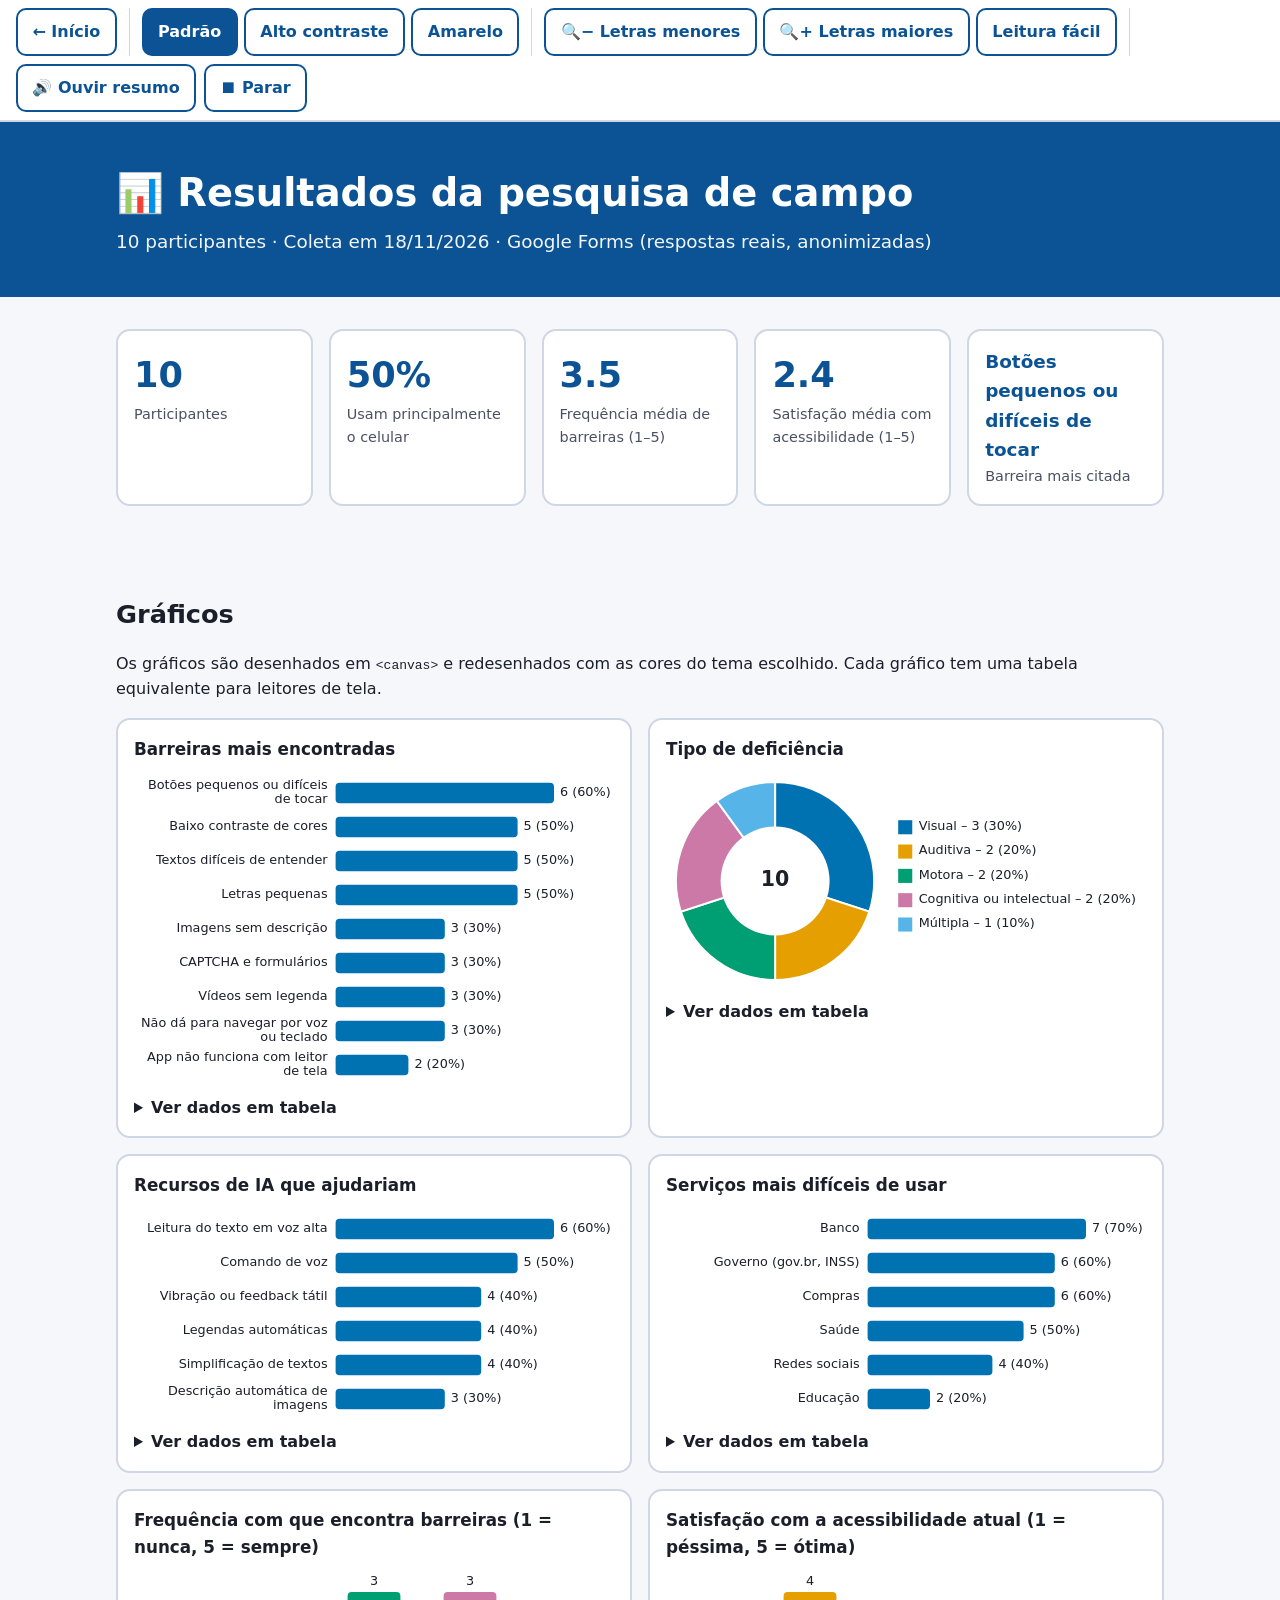
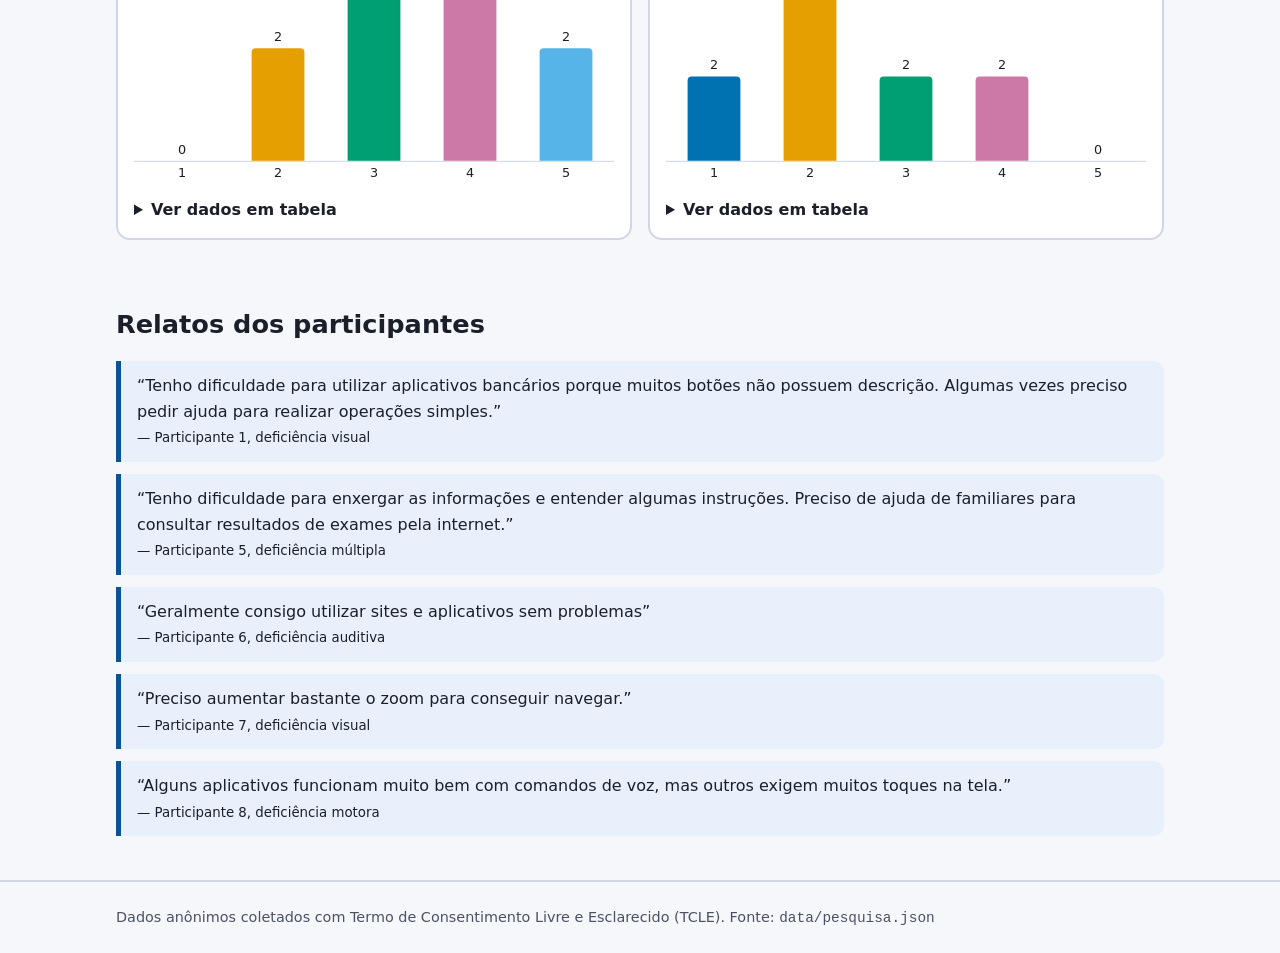
<file: dashboard.html>
<!DOCTYPE html>
<html lang="pt-BR">
<head>
  <meta charset="UTF-8">
  <meta name="viewport" content="width=device-width, initial-scale=1">
  <title>Resultados da pesquisa – AcessaIA</title>
  <link rel="stylesheet" href="css/style.css">
</head>
<body>
  <a href="#conteudo" class="pular">Pular para o conteúdo</a>
  <nav class="barra" aria-label="Ferramentas de acessibilidade">
    <a class="botao" href="index.html">← Início</a>
    <span class="sep" aria-hidden="true"></span>
    <div class="grupo" role="group" aria-label="Tema de cores">
      <button data-tema-btn="padrao" aria-pressed="true">Padrão</button>
      <button data-tema-btn="contraste" aria-pressed="false">Alto contraste</button>
      <button data-tema-btn="amarelo" aria-pressed="false">Amarelo</button>
    </div>
    <span class="sep" aria-hidden="true"></span>
    <div class="grupo" role="group" aria-label="Tamanho do texto">
      <button id="fonteMenos">🔍− Letras menores</button>
      <button id="fonteMais">🔍+ Letras maiores</button>
      <button id="leituraFacil" aria-pressed="false">Leitura fácil</button>
    </div>
    <span class="sep" aria-hidden="true"></span>
    <button id="btnResumo">🔊 Ouvir resumo</button>
    <button id="btnParar">⏹ Parar</button>
  </nav>

  <header class="topo">
    <div class="container">
      <h1>📊 Resultados da pesquisa de campo</h1>
      <p id="metaPesquisa">Carregando dados…</p>
    </div>
  </header>

  <main id="conteudo" class="container" tabindex="-1">
    <section aria-label="Indicadores">
      <div id="avisoExemplo"></div>
      <div class="kpis" id="kpis"></div>
    </section>

    <section aria-labelledby="tGraficos">
      <h2 id="tGraficos">Gráficos</h2>
      <p>Os gráficos são desenhados em <code>&lt;canvas&gt;</code> e redesenhados com as cores do tema escolhido. Cada gráfico tem uma tabela equivalente para leitores de tela.</p>
      <div class="graficos" id="graficos"></div>
    </section>

    <section aria-labelledby="tRelatos" class="relatos">
      <h2 id="tRelatos">Relatos dos participantes</h2>
      <div id="relatos"></div>
    </section>
  </main>

  <div id="legendaFala" class="legenda-fala" aria-hidden="true" hidden></div>

  <footer><div class="container">Dados anônimos coletados com Termo de Consentimento Livre e Esclarecido (TCLE). Fonte: <code>data/pesquisa.json</code></div></footer>

  <script src="js/acessibilidade.js" defer></script>
  <script src="js/dashboard.js" defer></script>
</body>
</html>
</file>
<file: css/style.css>
/* AcessaIA – temas e escala de fonte controlados por variáveis CSS (Computação Gráfica adaptativa) */
:root {
  --fundo: #f6f7fb;
  --superficie: #ffffff;
  --texto: #1b1f2a;
  --texto-suave: #4a5163;
  --primaria: #0b5394;
  --primaria-texto: #ffffff;
  --destaque: #e8f0fb;
  --borda: #cfd6e4;
  --foco: #ff9800;
  --escala: 1;
  --espaco-linha: 1.6;
  --espaco-letra: 0;
  --fonte: system-ui, -apple-system, "Segoe UI", Roboto, sans-serif;
}
/* Tema alto contraste (razão > 7:1, WCAG AAA) */
[data-tema="contraste"] {
  --fundo: #000; --superficie: #000; --texto: #fff; --texto-suave: #fff;
  --primaria: #fff; --primaria-texto: #000; --destaque: #1a1a1a; --borda: #fff; --foco: #00e5ff;
}
/* Tema amarelo sobre preto (preferido por pessoas com baixa visão) */
[data-tema="amarelo"] {
  --fundo: #000; --superficie: #000; --texto: #ffeb3b; --texto-suave: #ffeb3b;
  --primaria: #ffeb3b; --primaria-texto: #000; --destaque: #1a1a00; --borda: #ffeb3b; --foco: #fff;
}
/* Fonte para leitura facilitada (dislexia / deficiência cognitiva) */
[data-leitura="facil"] {
  --espaco-linha: 2; --espaco-letra: 0.06em;
  --fonte: Verdana, Tahoma, Arial, sans-serif;
}

* { box-sizing: border-box; }
html { font-size: calc(100% * var(--escala)); }
body {
  margin: 0; background: var(--fundo); color: var(--texto);
  font-family: var(--fonte); line-height: var(--espaco-linha); letter-spacing: var(--espaco-letra);
  transition: background .2s, color .2s;
}
a { color: var(--primaria); }
:focus-visible { outline: 4px solid var(--foco); outline-offset: 3px; }

.pular { position: absolute; left: -999px; top: 0; background: var(--primaria); color: var(--primaria-texto); padding: .75rem 1rem; z-index: 100; }
.pular:focus { left: 1rem; }

/* Barra de acessibilidade */
.barra {
  position: sticky; top: 0; z-index: 50; background: var(--superficie);
  border-bottom: 2px solid var(--borda); padding: .5rem 1rem;
  display: flex; flex-wrap: wrap; gap: .5rem; align-items: center;
}
.barra .grupo { display: flex; gap: .4rem; flex-wrap: wrap; align-items: center; }
.barra .rotulo { font-weight: 700; font-size: .85rem; color: var(--texto-suave); margin-right: .25rem; }
.sep { width: 1px; align-self: stretch; background: var(--borda); margin: 0 .25rem; }

button, .botao {
  font: inherit; font-size: 1rem; cursor: pointer; min-height: 48px; min-width: 48px; /* acima do mínimo WCAG 2.5.5 (44px), ajustado após teste com usuário com deficiência motora */
  padding: .5rem .9rem; border-radius: 10px; border: 2px solid var(--primaria);
  background: var(--superficie); color: var(--primaria); font-weight: 600; text-decoration: none;
  display: inline-flex; align-items: center; gap: .4rem;
}
button:hover, .botao:hover { background: var(--destaque); }
button[aria-pressed="true"], .botao.primario { background: var(--primaria); color: var(--primaria-texto); }

header.topo { background: var(--primaria); color: var(--primaria-texto); padding: 2.5rem 1rem; }
[data-tema="contraste"] header.topo, [data-tema="amarelo"] header.topo { border-bottom: 2px solid var(--borda); }
.container { max-width: 1080px; margin: 0 auto; padding: 0 1rem; }
header.topo h1 { margin: 0 0 .25rem; font-size: 2.4rem; }
header.topo p { margin: 0; font-size: 1.15rem; opacity: .95; }

main section { padding: 2rem 0; }
h2 { font-size: 1.6rem; margin: 0 0 1rem; }
.grade { display: grid; grid-template-columns: repeat(auto-fit, minmax(240px, 1fr)); gap: 1rem; }
.cartao {
  background: var(--superficie); border: 2px solid var(--borda); border-radius: 14px; padding: 1.2rem;
}
.cartao .icone { font-size: 2rem; }
.cartao h3 { margin: .4rem 0; font-size: 1.15rem; }
.cartao .barreira { font-size: .85rem; color: var(--texto-suave); border-top: 1px dashed var(--borda); padding-top: .5rem; margin-top: .75rem; }

.ia-area { display: grid; grid-template-columns: minmax(220px, 340px) 1fr; gap: 1.25rem; align-items: start; }
@media (max-width: 700px) { .ia-area { grid-template-columns: 1fr; } }
.ia-area img { width: 100%; border-radius: 12px; border: 2px solid var(--borda); background: var(--destaque); min-height: 180px; object-fit: cover; }
.saida-ia { font-size: 1.1rem; min-height: 3rem; padding: 1rem; border-radius: 12px; background: var(--destaque); border: 2px solid var(--borda); }
.lista-prob { list-style: none; padding: 0; margin: .75rem 0 0; }
.lista-prob li { display: grid; grid-template-columns: 1fr 2fr 3.5rem; gap: .5rem; align-items: center; margin: .3rem 0; font-size: .95rem; }
.barra-prob { height: 12px; background: var(--borda); border-radius: 6px; overflow: hidden; }
.barra-prob span { display: block; height: 100%; background: var(--primaria); }

.status-voz { padding: .6rem 1rem; border-radius: 10px; background: var(--destaque); border: 2px solid var(--borda); margin-top: .5rem; }
.comandos { columns: 2; padding-left: 1.2rem; }
@media (max-width: 600px) { .comandos { columns: 1; } }

.ods { display: flex; gap: 1.2rem; align-items: center; }
.ods .numero { flex: none; width: 96px; height: 96px; border-radius: 14px; background: #dd1367; color: #fff; display: grid; place-items: center; font-size: 2.6rem; font-weight: 800; }
[data-tema="contraste"] .ods .numero, [data-tema="amarelo"] .ods .numero { background: var(--primaria); color: var(--primaria-texto); }

footer { border-top: 2px solid var(--borda); padding: 1.5rem 0; color: var(--texto-suave); font-size: .9rem; }

.botao-grande { font-size: 1.2rem; min-height: 64px; padding: .9rem 1.6rem; border-radius: 14px; }
.nota-tecnica { font-size: .8rem; color: var(--texto-suave); margin: .25rem 0 0; }
/* Legenda da fala: barra fixa na parte de baixo, alto contraste em qualquer tema */
.legenda-fala {
  position: fixed; left: 50%; bottom: 1.25rem; transform: translateX(-50%); z-index: 90;
  max-width: min(900px, 92vw); padding: .9rem 1.25rem; border-radius: 12px;
  background: #000; color: #fff; border: 3px solid var(--foco); font-size: 1.15rem; line-height: 1.4;
  box-shadow: 0 6px 24px rgba(0,0,0,.35);
}
.legenda-fala[hidden] { display: none; }
.sr-only { position: absolute; width: 1px; height: 1px; overflow: hidden; clip: rect(0 0 0 0); white-space: nowrap; }
.aviso { padding: .8rem 1rem; border-radius: 10px; border: 2px solid #c62828; background: #fdecea; color: #7f1d1d; font-weight: 600; margin-bottom: 1rem; }
[data-tema="contraste"] .aviso, [data-tema="amarelo"] .aviso { background: #000; color: var(--texto); border-color: var(--texto); }

/* Dashboard */
.kpis { display: grid; grid-template-columns: repeat(auto-fit, minmax(170px, 1fr)); gap: 1rem; margin-bottom: 1.5rem; }
.kpi { background: var(--superficie); border: 2px solid var(--borda); border-radius: 14px; padding: 1rem; }
.kpi .valor { font-size: 2.2rem; font-weight: 800; color: var(--primaria); }
.kpi .nome { color: var(--texto-suave); font-size: .9rem; }
.graficos { display: grid; grid-template-columns: repeat(auto-fit, minmax(420px, 1fr)); gap: 1rem; }
@media (max-width: 500px) { .graficos { grid-template-columns: 1fr; } }
.grafico { background: var(--superficie); border: 2px solid var(--borda); border-radius: 14px; padding: 1rem; }
.grafico h3 { margin: 0 0 .5rem; font-size: 1.05rem; }
.grafico canvas { width: 100%; display: block; }
details.tabela-acessivel summary { cursor: pointer; font-weight: 600; margin-top: .5rem; }
table { border-collapse: collapse; width: 100%; font-size: .9rem; margin-top: .5rem; }
th, td { border: 1px solid var(--borda); padding: .35rem .5rem; text-align: left; }
.relatos blockquote { margin: 0 0 .75rem; padding: .75rem 1rem; border-left: 5px solid var(--primaria); background: var(--destaque); border-radius: 0 10px 10px 0; }
</file>
